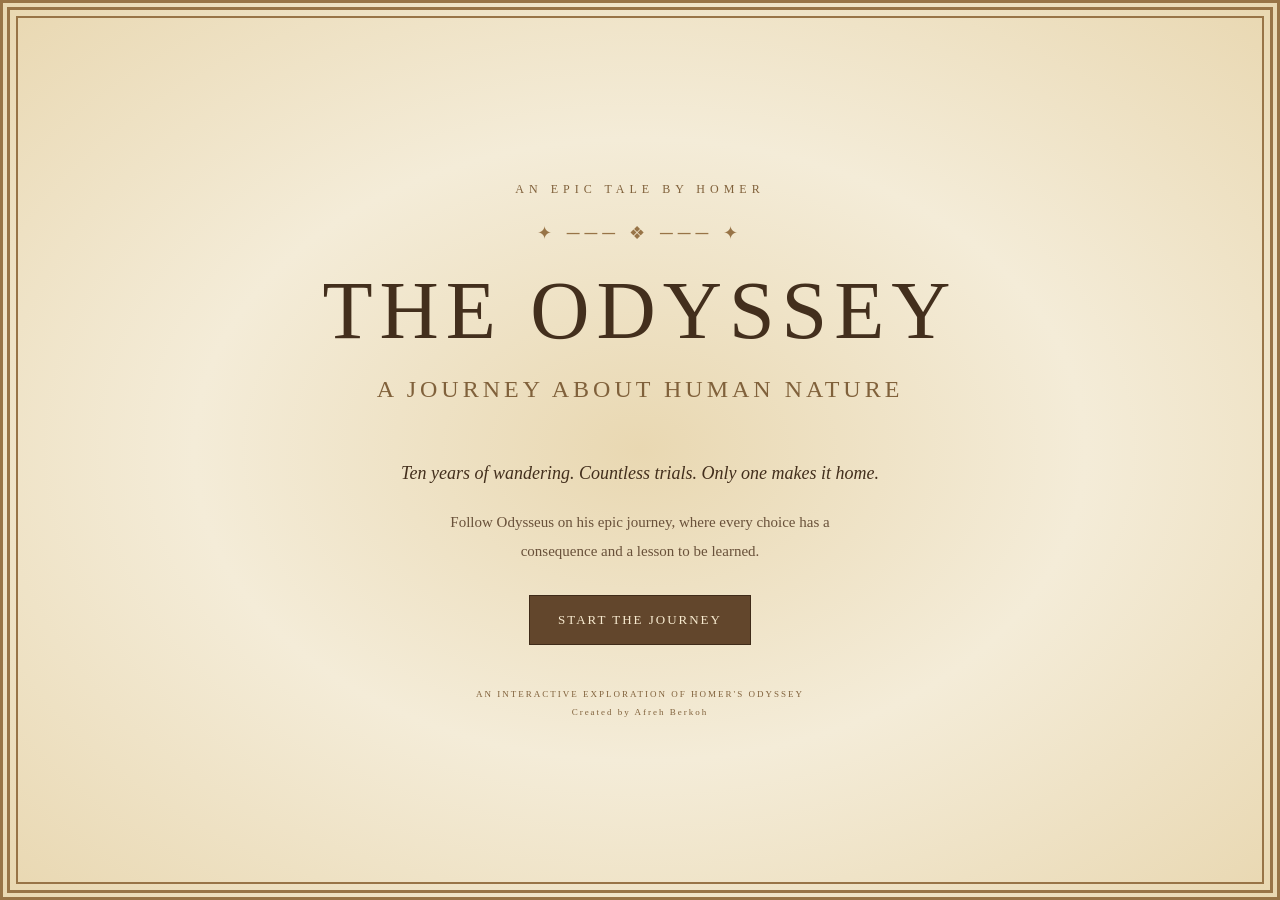
<file: index.html>
<!DOCTYPE html>
<html lang="en">
<head>
    <meta charset="UTF-8">
    <meta name="viewport" content="width=device-width, initial-scale=1.0">
    <title>The Odyssey: a Journey about Human Nature</title>
    <link rel="stylesheet" href="style.css">
</head>
<body>
    <section id="intro" class="intro">
        <p>An Epic Tale by Homer</p>
    
    <div class="ornament">✦ ─── ❖ ─── ✦</div>
    <h1>The Odyssey</h1>
    <h2>A Journey about Human Nature</h2>
     
    <p class= "description">
        Ten years of wandering. Countless trials. Only one makes it home.
    </p>
    
    <p class="invitation">
    Follow Odysseus on his epic journey,
    where every choice has a consequence and a lesson to be learned.
    </p>
    
    <button class="start-journey">Start the Journey</button>
    
    <p class="footer-text">AN INTERACTIVE EXPLORATION OF HOMER'S ODYSSEY
        <br>Created by Afreh Berkoh
    </p>
    </section>

   
    <!-- map screen -->

<main id="journey" class="journey hidden">
    <div class="map-world">
        <img src="map.png" alt="Map of Odysseus's journey">

       
    <svg class="journey-route"
        viewBox="0 0 1000 1000"
        width ="100%"
        height ="100%"
        preserveAspectRatio="none"
        aria-hidden="true">
        
    
        <path id="route-1" class="route-segment" d="M 50.05,28.57 L 24,58"/>
        <path id="route-2" class="route-segment" d="M 24,58 L 40,90"/>
        <path id="route-3" class="route-segment" d="M 40,90 L 42,80"/>
        <path id="route-4" class="route-segment" d="M 42,80 L 30,65"/>
        <path id="route-5" class="route-segment" d="M 30,65 L 62,90"/>
        <path id="route-6" class="route-segment" d="M 62,90 L 57,80"/>
        <path id="route-7" class="route-segment" d="M 57,80 L 61,72"/>
        <path id="route-8" class="route-segment" d="M 61,72 L 25,70"/>
        <path id="route-9" class="route-segment" d="M 25,70 L 24,41"/>
        <path id="route-10" class="route-segment" d="M 24,41 L 29,51.5"/>

        
        <div id="story-popup" class="story-popup hidden">
            <button id="close-popup" class="close-popup" aria-label="Close popup">✕</button>

            <p class="popup-eyebrow">✦ THE JOURNEY HOME ✦</p>
            <h2 id="popup-title">Location</h2>
            <div class="popup-divider"></div>

            <p id="popup-story"></p>

            <div id="popup-question-area">
                <h3 id="popup-question"></h3>
                <div id="popup-choices"></div>
            </div>
</div>


    </svg>

    </div>


        <div class="map-heading">
            <h1>The Journey Home</h1>
            <p>Every choice has a consequence.</p>
        </div>

        <button class="map-marker troy" aria-label="Explore Troy">
            <span class="marker-dot"></span>
        </button> 
        
        <button class="map-marker lotus" aria-label="Explore the Lotus Eaters">
            <span class="marker-dot"></span>
            <span class="marker-label">Lotus Eaters</span>
        </button>

        <button class="map-marker cyclops" aria-label="Explore the Cyclops">
            <span class="marker-dot"></span>
            <span class="marker-label">Land of the Cyclopes</span>
        </button>
        
        <button class="map-marker aeolus" aria-label="Explore Aeolus's island">
            <span class="marker-dot"></span>
            <span class="marker-label">Aeolus's Island</span>
        </button>

        <button class="map-marker circe" aria-label="Explore Circe's island(Aeaea)">
            <span class="marker-dot"></span>
            <span class="marker-label">Circe's Island(Aeaea)</span>
        </button> 
        
        <button class="map-marker underworld" aria-label="Explore the Underworld">
            <span class="marker-dot"></span>
            <span class="marker-label">The Underworld</span>
        </button>

        <button class="map-marker scyllandcharybdis" aria-label="See Scylla and Charybdis">
            <span class="marker-dot"></span>
            <span class="marker-label">Scylla and Charybdis</span>
        </button>

        <button class="map-marker cattle" aria-label="Explore the Cattle of the Sun(Thrinacia)">
            <span class="marker-dot"></span>
            <span class="marker-label">Cattle of the Sun(Thrinacia)</span>
        </button>

        <button class="map-marker calypso" aria-label="Explore Calypso's island(Ogygia)">
            <span class="marker-dot"></span>
            <span class="marker-label">Calypso's Island(Ogygia)</span>
        </button>
        
        <button class="map-marker phaeacians" aria-label="Explore the Phaeacians(Schria)">
            <span class="marker-dot"></span>
            <span class="marker-label">Phaeacians(Schria)</span>
        </button>
        
        <button class="map-marker ithaca" aria-label="Explore Ithaca">
            <span class="marker-dot"></span>
        </button>
        
        <div class="map-hint">✦ Select a location to explore (Note: This is fictional and the locations are NOT historically accurate)✦
    </div>
</main>
    <script src="odyssey.js"></script>
</body>
</html>
</file>
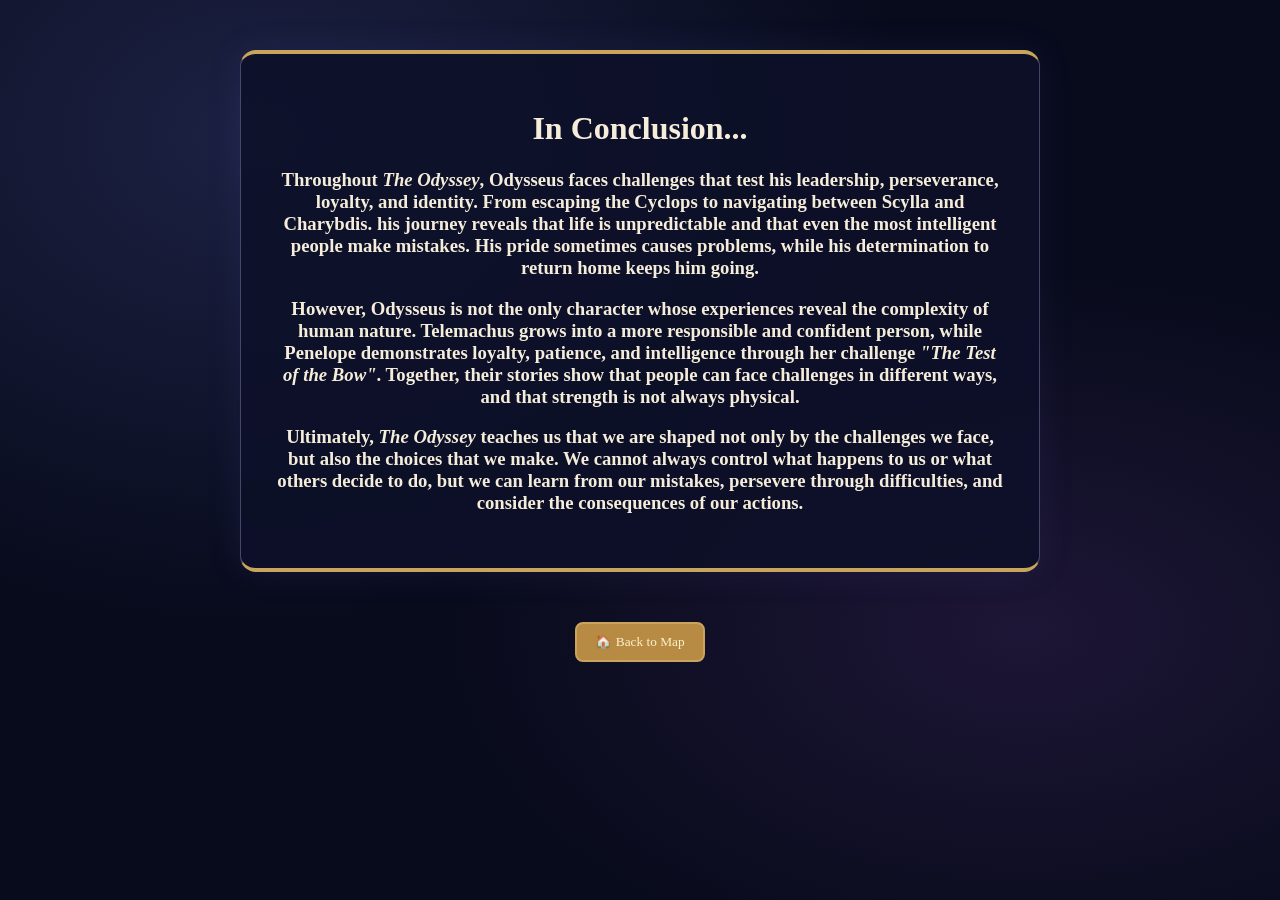
<file: conclusion.html>
<!DOCTYPE html>
<html lang="en">
<head>
    <meta charset="UTF-8">
    <meta name="viewport" content="width=device-width, initial-scale=1.0">
    <link rel="stylesheet" href="style.css">
    <title>The Odyssey Conclusion</title>
</head>
<body class="conclusion-page">
    <div class="conclusion-content">
        <h1>In Conclusion...</h1>
        <h3>Throughout<i> The Odyssey</i>, Odysseus faces challenges that test his leadership, perseverance, loyalty, and identity. From escaping the Cyclops to navigating between Scylla and Charybdis. his journey reveals that life is unpredictable and that even the most intelligent people make mistakes. His pride sometimes causes problems, while his determination to return home keeps him going.
        </h3>

        <h3>However, Odysseus is not the only character whose experiences reveal the complexity of human nature. Telemachus grows into a more responsible and confident person, while Penelope demonstrates loyalty, patience, and intelligence through her challenge <i>"The Test of the Bow"</i>. Together, their stories show that people can face challenges in different ways, and that strength is not always physical.     
        </h3>

        <h3>Ultimately, <i>The Odyssey</i> teaches us that we are shaped not only by the challenges we face, but also the choices that we make. We cannot always control what happens to us or what others decide to do, but we can learn from our mistakes, persevere through difficulties, and consider the consequences of our actions.</h3>
    </div>
    
    <button class="home-button" onclick="window.location.href='index.html'">
    🏠 Back to Map
    </button>
</body>
</html>
</file>
<file: style.css>
* {
    box-sizing: border-box;
}
html,body {
    margin: 0;
    padding: 0;
    background: #e9d8b2;
    color: #432f1d;
    font-family: Georgia, "Times New Roman", serif;
    width: 100%;
    height: 100%;
    overflow: hidden;
    background: radial-gradient(ellipse at center, #38291b, #17120e);
}


.intro {
    min-height: 100vh;
    padding: 45px 24px;
    display: flex;
    flex-direction: column;
    justify-content: center;
    align-items: center;
    text-align: center;


background:
radial-gradient(
    ellipse at center,
    #e9d8b2 0%,
    #f4ecd8 50%,
    #e9d8b2 100%
);
border: 10px double #987447;
outline: 2px solid #987447;
outline-offset: -18px;
}

.intro> p:first-child {
font-size: 12px;
letter-spacing: 5px;
text-transform: uppercase;
color: #80613b;
margin-bottom: 25px;
}

/* decorative divider */
.ornament {
    color:#987447;
    font-size: 18px;
    letter-spacing: 5px;
    margin-bottom: 20px;
}

/* main title! */
.intro h1 {
    font-size: clamp(42px, 8vw, 82px);
    font-weight: normal;
    letter-spacing: 7px;
    text-transform: uppercase;
    margin: 0;
}

/* subtitle */
.intro h2 {
    font-size: clamp(15px, 3vw, 24px);
    font-weight: normal;
    letter-spacing: 4px;
    text-transform: uppercase;
    margin-top: 18px;
    color:#80613b;
}

.description {
    font-size: 18px;
    font-style:italic;
    line-height: 1.7;
    margin: 35px 0 12px;
}


.invitation {
    max-width: 440px;
    font-size: 15px;
    line-height: 1.9;
    color: #69513a;
    margin: 8px 0 30px;
}


.start-journey {
    padding: 16px 28px;
    background-color: #62462c;
    color: #f8ebd0;
    border: 1px solid #3f2b19;
    font-family: inherit;
    font-size: 13px;
    letter-spacing: 2px;
    text-transform: uppercase;
    cursor: pointer;
    transition:
    background-color 0.25s ease, transform 0.25s ease;
}

.start-journey:focus-visible {
    outline: 3px solid #987447;
    outline-offset: 4px;
}


.footer-text {
    font-size: 9px;
    line-height: 2;
    letter-spacing: 2px;
    color: #80613b;
    margin-top: 40px;
}

.hidden {
    display: none !important;
}


.journey {
    position: fixed;
    inset: 0;
    width: 100%;
    height: 100vh;
    padding: 0;
    background: #241b12;
}



/* Full-screen exploration world */
.map-world {
    position: relative;
    inset: 0;
    width: 100vw;
    height: 100vh;
    overflow: hidden;
    top: 50%;
    left: 50%;
    transform: translate(-50%, -50%);
    max-height: 100dvh;
    max-width: 129.38vh;
    box-shadow: 0 0 0 2px #c5a05b,
    0 0 0 7px #392719;

}

/* Let the map fill the screen */
.map-world > img {
    position: absolute;
    inset: 0;
    width: 100%;
    height: 100%;
    object-fit: cover;
    object-position: center;
    user-select: none;
    -webkit-user-drag: none;
}


/* TITLE OVERLAY */
.map-heading {
    position: absolute;
    top: 24px;
    left: 50%;
    transform: translateX(-50%);
    text-align: center;
    width: max-content;
    max-width: 90%;
    color: #f7e7c4;
    text-shadow: 0 2px 8px #241b12;
    pointer-events: none;
}

.map-heading h1 {
    font-size: clamp(22px, 3vw, 38px);
    letter-spacing: 3px;
    text-transform: uppercase;
    font-weight: normal;
    margin: 0 0 6px;
}

.map-heading p {
    font-size: 13px;
    margin: 0;
}

/* CLICKABLE MAP MARKERS */
.map-marker {
    position: absolute;
    z-index: 2;
    display: flex;
    flex-direction: column;
    align-items: center;
    gap: 5px;
    background: transparent;
    border: none;
    color: #fff0c9;
    font-family: Georgia, serif;
    cursor: pointer;
    transform: translate(-50%, -50%);
}

.marker-dot {
    width: 16px;
    height: 16px;
    border-radius: 50%;
    background: #b78b43;
    border: 1.5px solid #fff0c9;
    box-shadow: 0 0 0 5px #5d422b99,
                0 0 18px #e7b95b;
    transition: transform 0.2s, background 0.2s;
}

.marker-label {
    padding: 3px 8px;
    background: #382819dd;
    border: 1px solid #b78b43;
    font-size: 12px;
    white-space: nowrap;
    opacity: 0.9;
    transition: background 0.2s, opacity 0.2s;
}

.map-marker:hover .marker-dot {
    transform: scale(1.4);
    background: #ffe2a0;
}

.map-marker:hover .marker-label {
    background: #75512b;
    opacity: 1;
}

.troy       { left: 50.25%; top: 28%; }
.lotus      { left: 24%;  top: 90%; }
.cyclops    { left: 40%; top: 90%; }
.aeolus     { left: 42%; top: 80%; }
.circe      { left: 26%; top: 62% }
.underworld { left: 62%; top: 90%; }
.scyllandcharybdis    { left: 56%; top: 80%; }
.cattle     { left: 63%; top: 72%; }
.calypso    { left: 18%; top: 58%; }
.phaeacians { left: 19.5%; top: 41%; }
.ithaca     { left: 24.5%; top: 50%; }

.map-hint {
    position: absolute;
    bottom: 20px;
    left: 50%;
    transform: translateX(-50%);
    color: #f7e7c4;
    font-size: 12px;
    letter-spacing: 2px;
    text-align: center;
    text-shadow: 0 2px 6px #241b12;
    white-space: nowrap;
}

@media (max-width: 600px) {
    .map-heading {
        top: 15px;
    }

    .map-heading p {
        font-size: 11px;
    }

    .marker-label {
        font-size: 10px;
        padding: 4px 6px;
    }

    .marker-dot {
        width: 13px;
        height: 13px;
    }
}


.journey-route {
    position: absolute;
    inset: 0;
    width: 100%;
    height: 100%;
    z-index: 1;
    pointer-events: none;
}

.map-marker {
    z-index: 2;
}

.journey-route {
    position: absolute;
    inset: 0;
    width: 100%;
    height: 100%;
    z-index: 1;
    pointer-events: none;
}

.route-segment {
  fill: none;
  stroke: #b78b43;
  stroke-width: 0.15;
  stroke-linecap: round;
  stroke-dasharray: 0.7 0.6;
  opacity: 0;
  transition: opacity 0.8s ease;
}

.route-segment.revealed {
  opacity: 1;
}


.map-marker {
    z-index: 2;
}

.game-layout {
  display: grid;
  grid-template-columns: 220px minmax(0, 1fr) 220px;
  gap: 16px;
  align-items: stretch;
  min-height: 100vh;
  padding: 16px;
  background: #21170f;
  color: #e4c17a;
}
 
.map-world {
  position: relative;
}

.map-world img {
  display: block;
  width: 100%;
  height: 100%;
}

.journey-route {
  position: absolute;
  inset: 0;
  width: 100%;
  height: 100%;
  z-index: 1;
  pointer-events: none;
}

.map-marker {
  position: absolute;
  z-index: 2;
}


.story-popup {
    position: absolute;
    top: 50%;
    left: 50%;
    transform: translate(-50%, -50%);
    width: min(460px, 88%);
    max-height: 80%;
    overflow-y: auto;
    padding: 30px;
    background: #f4e5c4;
    color: #432f1d;
    border: 5px double #987447;
    box-shadow: 0 0 0 100vmax #17120eb8, 0 10px 35px #0009;
    z-index: 10;
    text-align: center;
}

.popup-eyebrow {
    color: #80613b;
    font-size: 11px;
    letter-spacing: 3px;
}

.story-popup h2 {
    font-size: 30px;
    font-weight: normal;
    margin: 12px 0;
}

.popup-divider {
    width: 70%;
    margin: 15px auto;
    border-top: 1px solid #987447;
}

#popup-story {
    line-height: 1.7;
    text-align: left;
}

.close-popup {
    position: absolute;
    top: 10px;
    right: 12px;
    border: none;
    background: transparent;
    color: #432f1d;
    font-size: 20px;
    cursor: pointer;
}

#popup-choices {
    display: grid;
    gap: 10px;
}

.popup-choice {
    padding: 12px;
    background: #e8d3a8;
    color: #432f1d;
    border: 1px solid #987447;
    font-family: Georgia, serif;
    cursor: pointer;
    text-align: left;
}

.popup-choice:hover {
    background: #d7bd89;
}

.marker-dot.numbered-dot {
    display: flex;
    align-items: center;
    justify-content: center;
    width: 28px;
    height: 28px;
    font-size: 14px;
    font-weight: bold;
    color: #21170f;
    background: #b78b43;
    border: 2px solid #fff0c9;
    box-shadow: 0 0 0 5px #5d422b99;
}

.map-marker.locked {
    opacity: 0.25;
    filter: grayscale(1);
    pointer-events: none;
    cursor: not-allowed;
}

.next-button {
    background-color: #b78b43;
    color: #fff0c9;
    border: 2px solid #5d422b;
    padding: 10px 18px;
    border-radius: 8px;
    font-size: 16px;
    cursor: pointer;
    font-family: Georgia, "Times New Roman", serif;
}

.next-button:hover {
    background-color: #8f672f;
   
}

.conclusion-page {
    min-height: 100vh;
    margin: 0;
    color: #f5edda;

    background:
        radial-gradient(
            ellipse at 20% 15%,
            rgba(80, 91, 170, 0.28),
            transparent 45%
        ),
        radial-gradient(
            ellipse at 80% 70%,
            rgba(105, 60, 145, 0.22),
            transparent 40%
        ),
        #080b1c;
    background-attachment: fixed;
}

.conclusion-page .conclusion-content {
    max-width: 800px;
    margin: 50px auto;
    padding: 35px;
    background: rgba(13, 17, 40, 0.88);
    border: 1px solid rgba(207, 195, 255, 0.3);
    border-radius: 16px;
    box-shadow: 0 0 35px rgba(88, 90, 180, 0.12);
    border-top: 4px solid #c9a45c;
    border-bottom: 4px solid #c9a45c;
    text-align: center;

} 

.home-button {
    background: #b78b43;
    color: #fff0c9;
    border: 2px solid #c9a45c;
    padding: 10px 18px;
    border-radius: 8px;
    cursor: pointer;
    display: block;
    margin: 20px auto 0;
    font-family: Georgia, "Times New Roman", serif;

}
</file>
